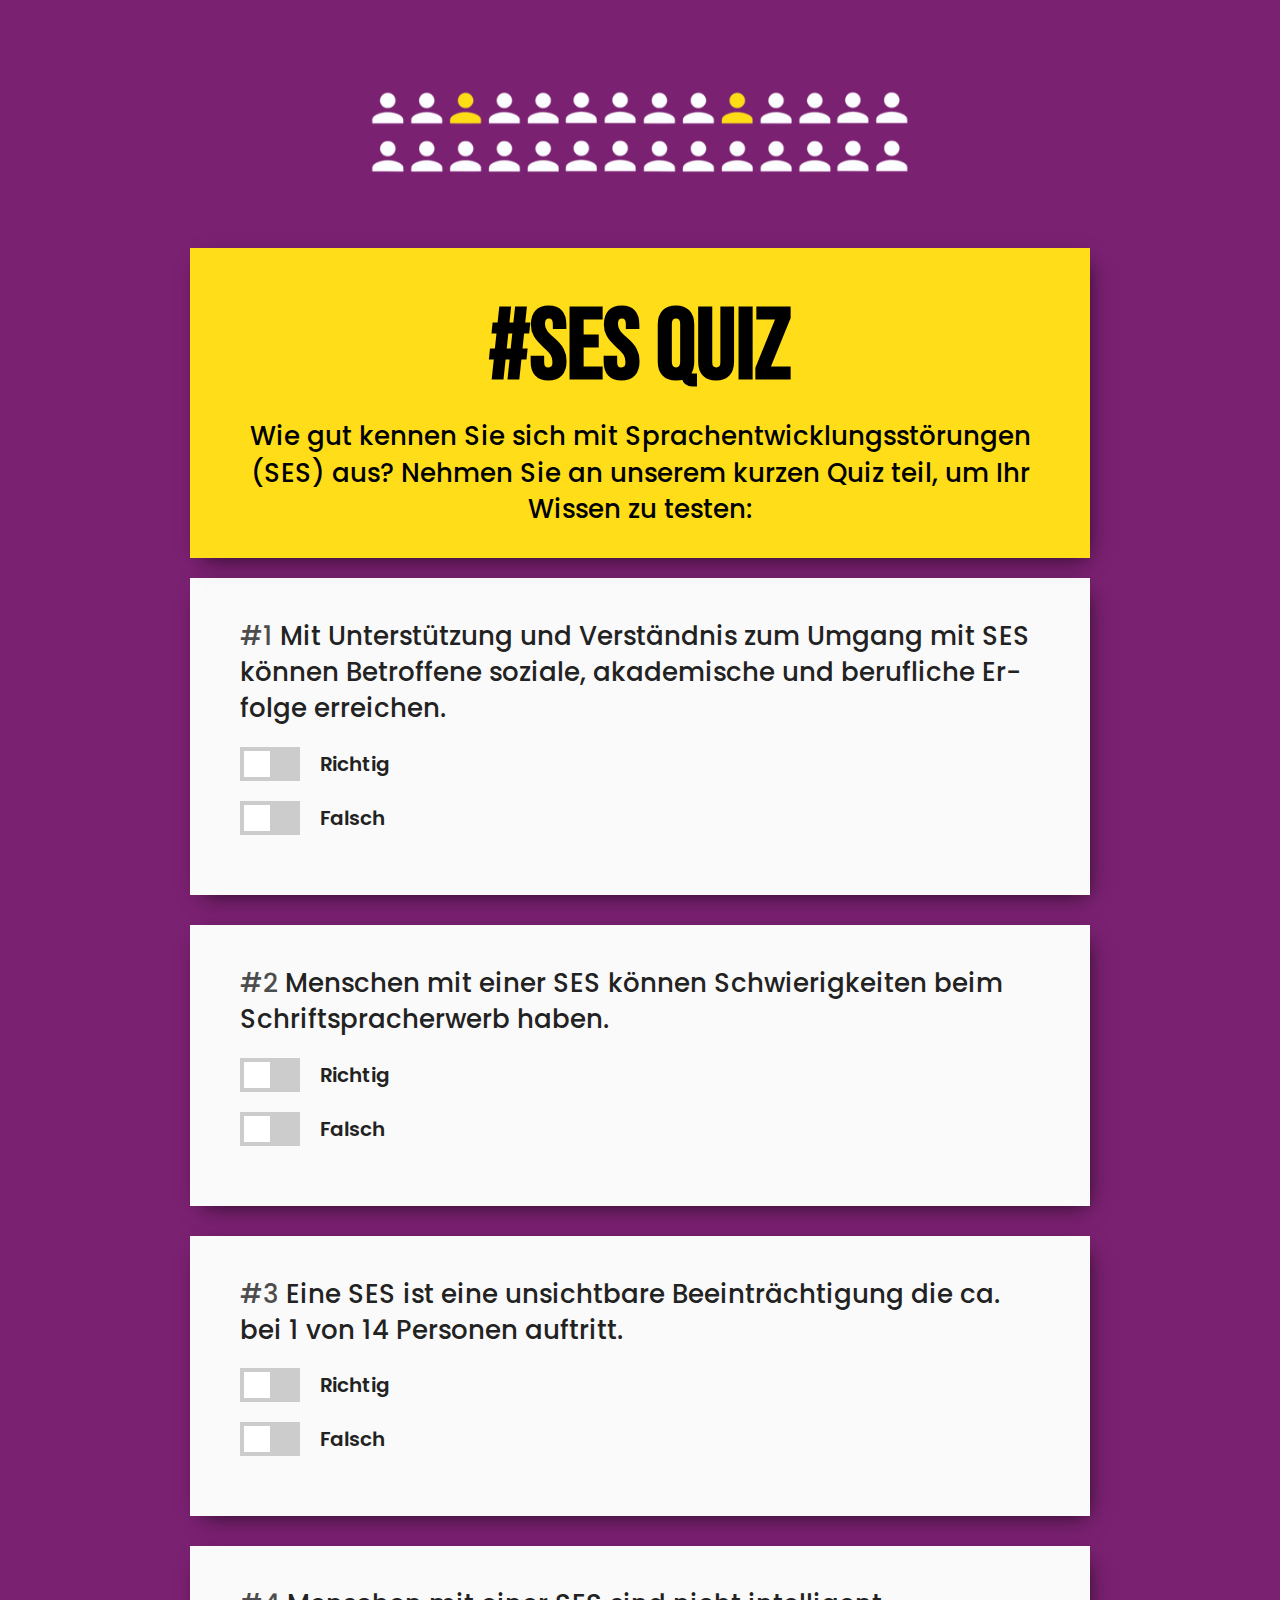
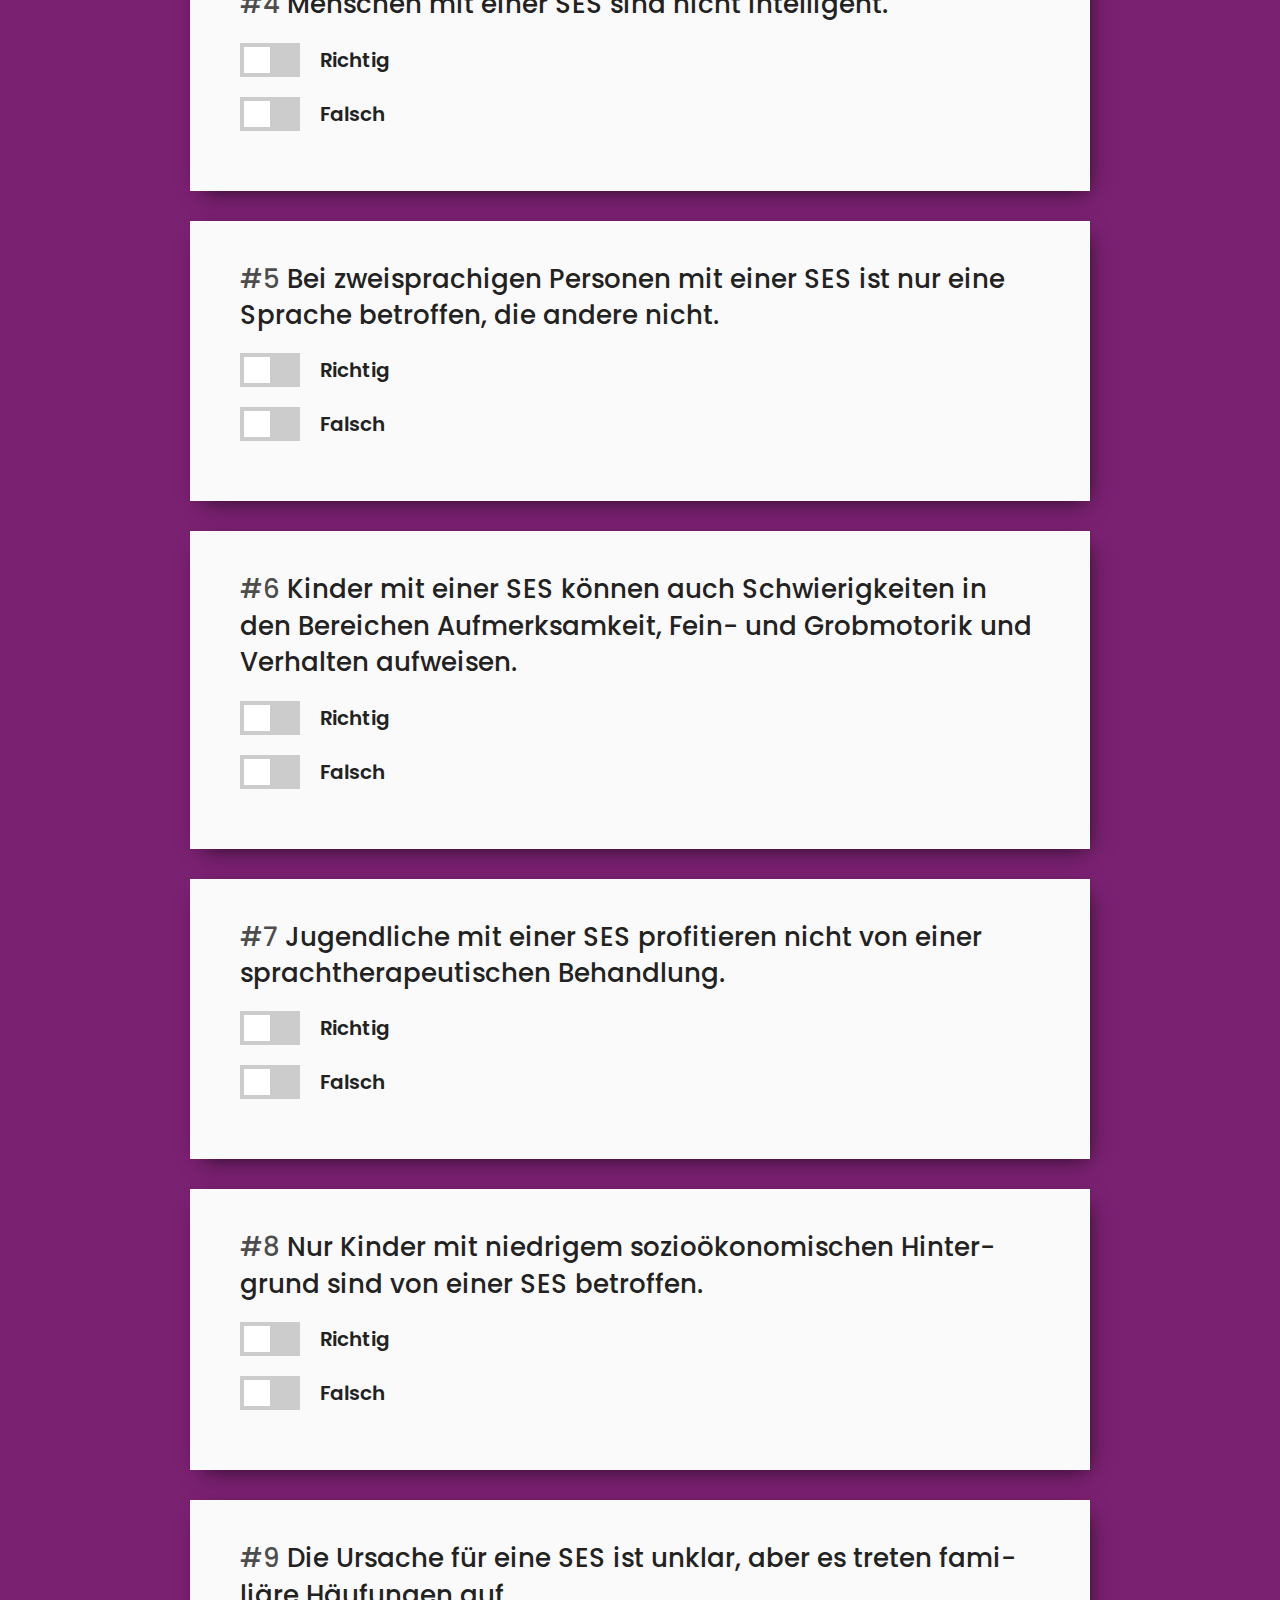
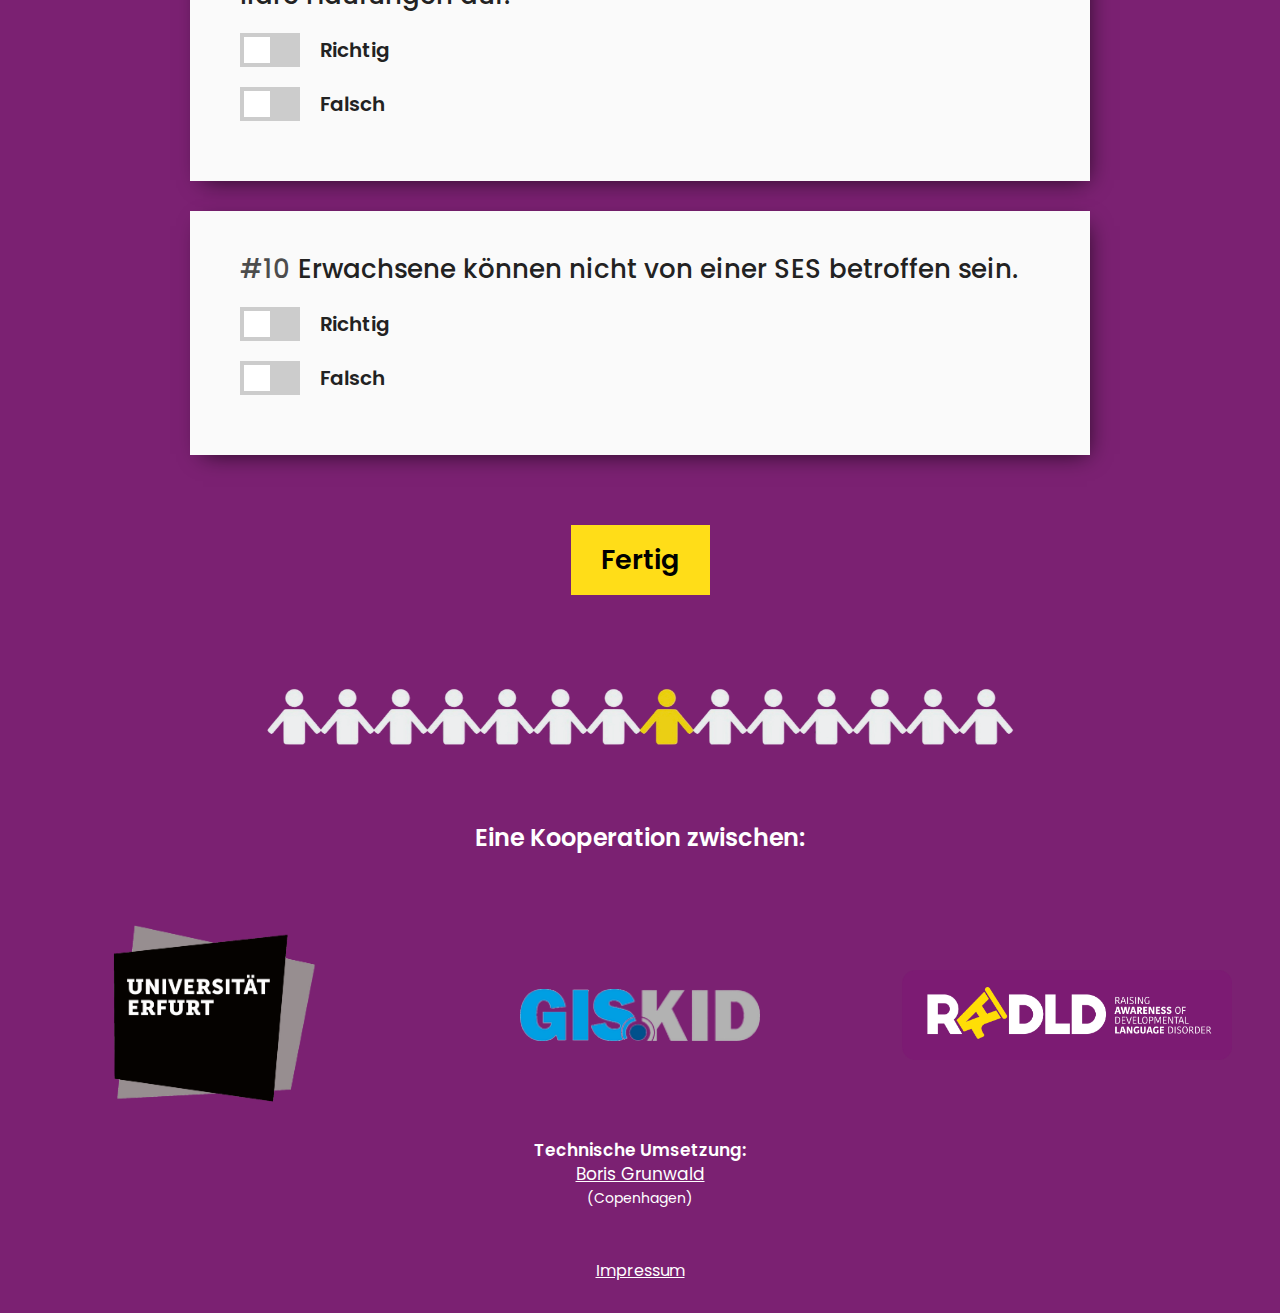
<file: index.html>
<!DOCTYPE html>
<html lang="de">
  <head>
    <meta charset="UTF-8" />
    <meta name="viewport" content="width=device-width, initial-scale=1.0" />
    <title>SES Quiz</title>
    <link rel="icon" type="image/png" href="https://radld.org/wp-content/themes/radldtheme/_/img/apple144.png"/>
    <link
      href="https://fonts.googleapis.com/css2?family=Poppins:wght@300;400;500&display=swap"
      rel="stylesheet"
    />
    <link
      href="https://fonts.googleapis.com/css2?family=Bebas+Neue&display=swap"
      rel="stylesheet"
    />
    <link rel="stylesheet" href="styles.css" />
    <script
      src="https://code.jquery.com/jquery-3.5.1.min.js"
      integrity="sha256-9/aliU8dGd2tb6OSsuzixeV4y/faTqgFtohetphbbj0="
      crossorigin="anonymous"
    ></script>
    <script src="script.js"></script>
  </head>
  <body>
    <div class="container">
      <div class="top-img-box">
        <img class="top-img-box__img" src="header_img.png" alt="top image" />
      </div>

      <header class="header">
        <h1 class="header__heading">#SES QUIZ</h1>
        <h2 class="header__subheading">
          Wie gut kennen Sie sich mit Sprachentwicklungsstörungen (SES) aus?
          Nehmen Sie an unserem kurzen Quiz teil, um Ihr Wissen zu testen:
        </h2>
      </header>
      <main class="questions"></main>
    </div>
    <div style="text-align: center; margin-bottom: 7rem">
      <img
        src="holdolinghands.png"
        alt="people holding hands"
        style="max-width: 60%"
      />
    </div>
    <footer class="footer">
      <h4 class="footer__text">Eine Kooperation zwischen:</h4>
      <div class="footer__cooperators">
        <div class="footer__img-box">
          <a
          href="https://www.uni-erfurt.de/erziehungswissenschaftliche-fakultaet/fakultaet/profil/fachgebiete-und-professuren/sonder-und-sozialpaedagogik/professuren-und-arbeitsbereiche/professur-fuer-inklusive-bildungsprozesse-bei-beeintraechtigungen-in-sprache-und-kommunikation/forschung-und-projekte/forschungsblog-sprachfertig#c42237"
        >
          <img
            class="logo-box__img"
            src="Logo_uni.png"
            alt="Universität erfurt logo"
            srcset=""
          />
        </a>
        </div>
        <div class="footer__img-box">
          <a href="https://giskid.eu/"
          ><img src="logo-giskid.png" alt="logo"
        /></a>
        </div>
        <div class="footer__img-box">
          <a href="https://radld.org/"><img src="logo.png" alt="logo" /></a>
        </div>


        
      </div>
      <div class="footer__bottom-text-box">
        <p class="footer__bottom-text">
          <span style="font-weight:600">Technische Umsetzung:</span> </br> <a style="color: white;" href="https://twitter.com/BorisGrunwald"> Boris Grunwald</a> </br> <span style="font-size: 1.4rem;">(Copenhagen)</span> 
        </p>
        <a href="impressum.html" style="font-size: 1.6rem; color:white">Impressum</a>
      </div>
    </footer>
  </body>
</html>
</file>
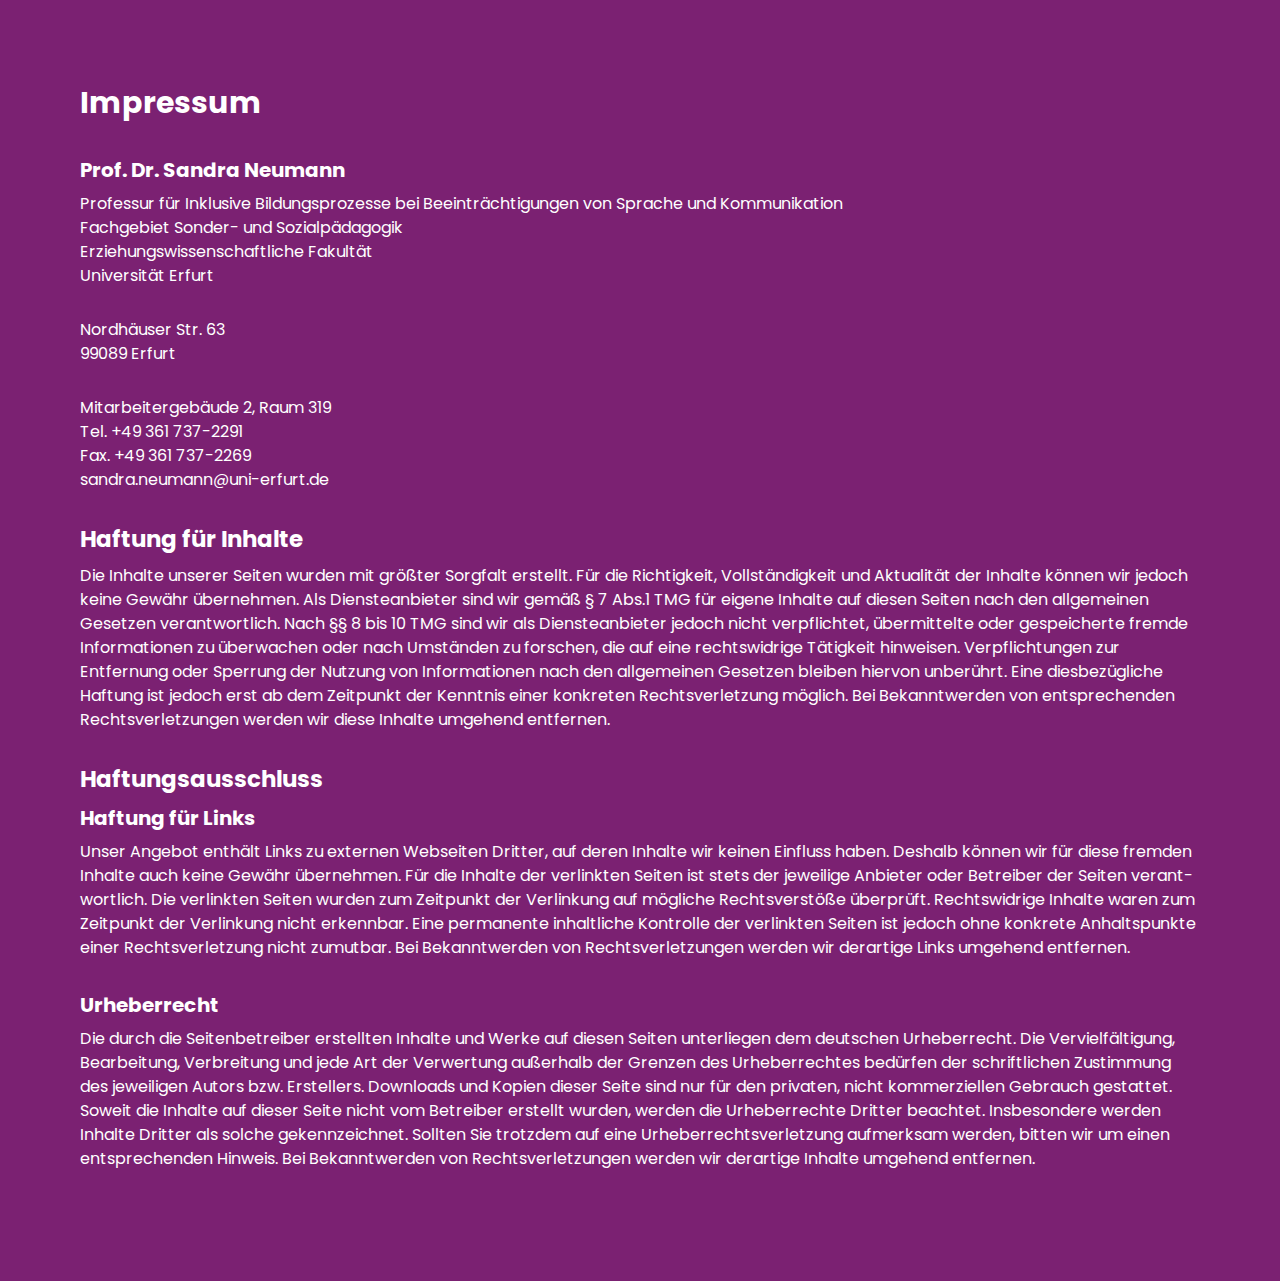
<file: impressum.html>
<!DOCTYPE html>
<html lang="en">
  <head>
    <meta charset="UTF-8" />
    <meta name="viewport" content="width=device-width, initial-scale=1.0" />
    <link rel="icon" type="image/png" href="https://radld.org/wp-content/themes/radldtheme/_/img/apple144.png"/>
    <title>Impressum</title>
    <link
      href="https://fonts.googleapis.com/css2?family=Poppins:wght@300;400;500&display=swap"
      rel="stylesheet"
    />
    <link rel="stylesheet" href="styles-impressum.css" />
  </head>
  <body>
    <h1 class="heading">Impressum</h1>

    <h3>Prof. Dr. Sandra Neumann</h3>
    <p>
      Professur für Inklusive Bildungsprozesse bei Beeinträchtigungen von
      Sprache und Kommunikation <br />
      Fachgebiet Sonder- und Sozialpädagogik <br />
      Erziehungswissenschaftliche Fakultät <br />
      Universität Erfurt
    </p>

    <p>
      Nordhäuser Str. 63 <br />
      99089 Erfurt
    </p>

    <p>
      Mitarbeitergebäude 2, Raum 319 <br />
      Tel. +49 361 737-2291 <br />
      Fax. +49 361 737-2269 <br />
      sandra.neumann@uni-erfurt.de
    </p>

    <h2>Haftung für Inhalte</h2>
    <p>
      Die Inhalte unserer Seiten wurden mit größter Sorgfalt erstellt. Für die
      Richtigkeit, Vollständigkeit und Aktualität der Inhalte können wir jedoch
      keine Gewähr übernehmen. Als Diensteanbieter sind wir gemäß § 7 Abs.1 TMG
      für eigene Inhalte auf diesen Seiten nach den allgemeinen Gesetzen
      verantwortlich. Nach §§ 8 bis 10 TMG sind wir als Diensteanbieter jedoch
      nicht verpflichtet, übermittelte oder gespeicherte fremde Informationen zu
      überwachen oder nach Umständen zu forschen, die auf eine rechtswidrige
      Tätigkeit hinweisen. Verpflichtungen zur Entfernung oder Sperrung der
      Nutzung von Informationen nach den allgemeinen Gesetzen bleiben hiervon
      unberührt. Eine diesbezügliche Haftung ist jedoch erst ab dem Zeitpunkt
      der Kenntnis einer konkreten Rechtsverletzung möglich. Bei Bekanntwerden
      von entsprechenden Rechtsverletzungen werden wir diese Inhalte umgehend
      entfernen.
    </p>

    <h2>Haftungsausschluss</h2>
    <h3>Haftung für Links</h3>
    <p>
      Unser Angebot enthält Links zu externen Webseiten Dritter, auf deren
      Inhalte wir keinen Einfluss haben. Deshalb können wir für diese fremden
      Inhalte auch keine Gewähr übernehmen. Für die Inhalte der verlinkten
      Seiten ist stets der jeweilige Anbieter oder Betreiber der Seiten
      verantwortlich. Die verlinkten Seiten wurden zum Zeitpunkt der Verlinkung
      auf mögliche Rechtsverstöße überprüft. Rechtswidrige Inhalte waren zum
      Zeitpunkt der Verlinkung nicht erkennbar. Eine permanente inhaltliche
      Kontrolle der verlinkten Seiten ist jedoch ohne konkrete Anhaltspunkte
      einer Rechtsverletzung nicht zumutbar. Bei Bekanntwerden von
      Rechtsverletzungen werden wir derartige Links umgehend entfernen.
    </p>

    <h3>Urheberrecht</h3>
    <p>
        Die durch die Seitenbetreiber erstellten Inhalte und Werke
      auf diesen Seiten unterliegen dem deutschen Urheberrecht. Die
      Vervielfältigung, Bearbeitung, Verbreitung und jede Art der Verwertung
      außerhalb der Grenzen des Urheberrechtes bedürfen der schriftlichen
      Zustimmung des jeweiligen Autors bzw. Erstellers. Downloads und Kopien
      dieser Seite sind nur für den privaten, nicht kommerziellen Gebrauch
      gestattet. Soweit die Inhalte auf dieser Seite nicht vom Betreiber
      erstellt wurden, werden die Urheberrechte Dritter beachtet. Insbesondere
      werden Inhalte Dritter als solche gekennzeichnet. Sollten Sie trotzdem auf
      eine Urheberrechtsverletzung aufmerksam werden, bitten wir um einen
      entsprechenden Hinweis. Bei Bekanntwerden von Rechtsverletzungen werden
      wir derartige Inhalte umgehend entfernen.
    </p>
  </body>
</html>
</file>
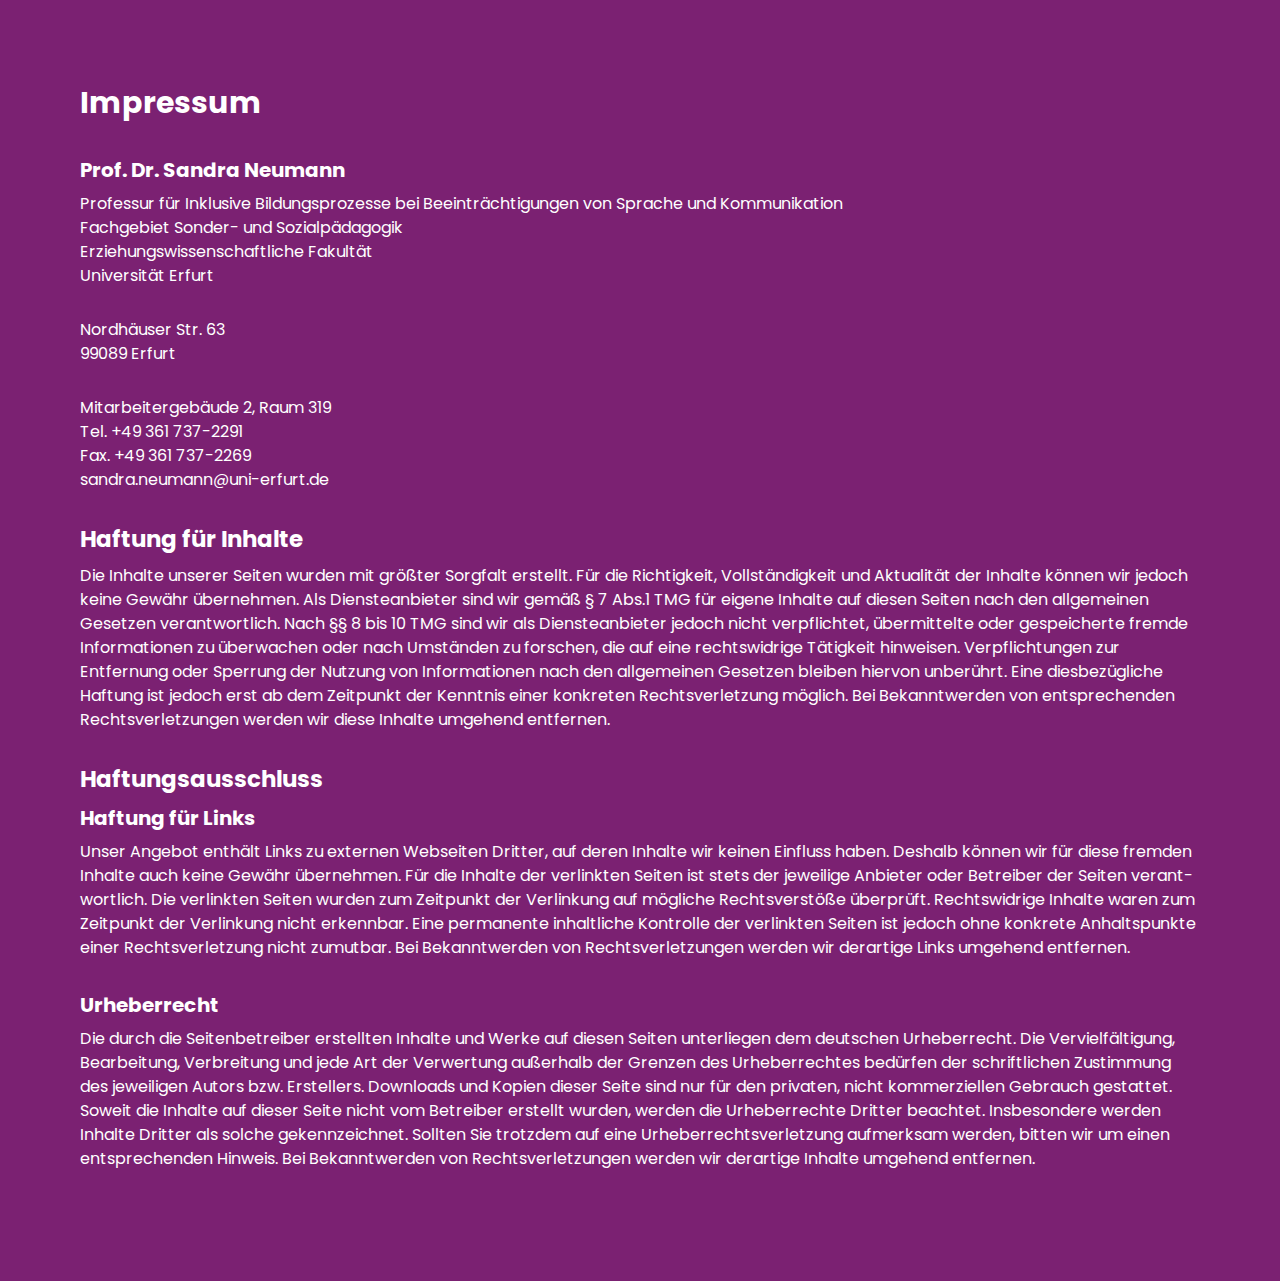
<file: otherpage.html>
<!DOCTYPE html>
<html lang="en">
  <head>
    <meta charset="UTF-8" />
    <meta name="viewport" content="width=device-width, initial-scale=1.0" />
    <title>Document</title>
    <link
      href="https://fonts.googleapis.com/css2?family=Poppins:wght@300;400;500&display=swap"
      rel="stylesheet"
    />
    <link rel="stylesheet" href="styles-impressum.css" />
  </head>
  <body>
    <h1 class="heading">Impressum</h1>

    <h3>Prof. Dr. Sandra Neumann</h3>
    <p>
      Professur für Inklusive Bildungsprozesse bei Beeinträchtigungen von
      Sprache und Kommunikation <br />
      Fachgebiet Sonder- und Sozialpädagogik <br />
      Erziehungswissenschaftliche Fakultät <br />
      Universität Erfurt
    </p>

    <p>
      Nordhäuser Str. 63 <br />
      99089 Erfurt
    </p>

    <p>
      Mitarbeitergebäude 2, Raum 319 <br />
      Tel. +49 361 737-2291 <br />
      Fax. +49 361 737-2269 <br />
      sandra.neumann@uni-erfurt.de
    </p>

    <h2>Haftung für Inhalte</h2>
    <p>
      Die Inhalte unserer Seiten wurden mit größter Sorgfalt erstellt. Für die
      Richtigkeit, Vollständigkeit und Aktualität der Inhalte können wir jedoch
      keine Gewähr übernehmen. Als Diensteanbieter sind wir gemäß § 7 Abs.1 TMG
      für eigene Inhalte auf diesen Seiten nach den allgemeinen Gesetzen
      verantwortlich. Nach §§ 8 bis 10 TMG sind wir als Diensteanbieter jedoch
      nicht verpflichtet, übermittelte oder gespeicherte fremde Informationen zu
      überwachen oder nach Umständen zu forschen, die auf eine rechtswidrige
      Tätigkeit hinweisen. Verpflichtungen zur Entfernung oder Sperrung der
      Nutzung von Informationen nach den allgemeinen Gesetzen bleiben hiervon
      unberührt. Eine diesbezügliche Haftung ist jedoch erst ab dem Zeitpunkt
      der Kenntnis einer konkreten Rechtsverletzung möglich. Bei Bekanntwerden
      von entsprechenden Rechtsverletzungen werden wir diese Inhalte umgehend
      entfernen.
    </p>

    <h2>Haftungsausschluss</h2>
    <h3>Haftung für Links</h3>
    <p>
      Unser Angebot enthält Links zu externen Webseiten Dritter, auf deren
      Inhalte wir keinen Einfluss haben. Deshalb können wir für diese fremden
      Inhalte auch keine Gewähr übernehmen. Für die Inhalte der verlinkten
      Seiten ist stets der jeweilige Anbieter oder Betreiber der Seiten
      verantwortlich. Die verlinkten Seiten wurden zum Zeitpunkt der Verlinkung
      auf mögliche Rechtsverstöße überprüft. Rechtswidrige Inhalte waren zum
      Zeitpunkt der Verlinkung nicht erkennbar. Eine permanente inhaltliche
      Kontrolle der verlinkten Seiten ist jedoch ohne konkrete Anhaltspunkte
      einer Rechtsverletzung nicht zumutbar. Bei Bekanntwerden von
      Rechtsverletzungen werden wir derartige Links umgehend entfernen.
    </p>

    <h3>Urheberrecht</h3>
    <p>
        Die durch die Seitenbetreiber erstellten Inhalte und Werke
      auf diesen Seiten unterliegen dem deutschen Urheberrecht. Die
      Vervielfältigung, Bearbeitung, Verbreitung und jede Art der Verwertung
      außerhalb der Grenzen des Urheberrechtes bedürfen der schriftlichen
      Zustimmung des jeweiligen Autors bzw. Erstellers. Downloads und Kopien
      dieser Seite sind nur für den privaten, nicht kommerziellen Gebrauch
      gestattet. Soweit die Inhalte auf dieser Seite nicht vom Betreiber
      erstellt wurden, werden die Urheberrechte Dritter beachtet. Insbesondere
      werden Inhalte Dritter als solche gekennzeichnet. Sollten Sie trotzdem auf
      eine Urheberrechtsverletzung aufmerksam werden, bitten wir um einen
      entsprechenden Hinweis. Bei Bekanntwerden von Rechtsverletzungen werden
      wir derartige Inhalte umgehend entfernen.
    </p>
  </body>
</html>
</file>
<file: styles.css>
/*
* Prefixed by https://autoprefixer.github.io
* PostCSS: v7.0.29,
* Autoprefixer: v9.7.6
* Browsers: last 4 version
*/

html {
  font-size: 62.5%;
  line-height: 1.4;
  background-color: #7b2172;
  -webkit-hyphens: auto;
  -ms-hyphens: auto;
  hyphens: auto;
}

* {
  margin: 0;
  padding: 0;
}

.visually-hidden { 
  border: 0;
  padding: 0;
  margin: 0;
  position: absolute !important;
  height: 1px; 
  width: 1px;
  overflow: hidden;
  clip: rect(1px 1px 1px 1px); /* IE6, IE7 - a 0 height clip, off to the bottom right of the visible 1px box */
  clip: rect(1px, 1px, 1px, 1px); /*maybe deprecated but we need to support legacy browsers */
  clip-path: inset(50%); /*modern browsers, clip-path works inwards from each corner*/
  white-space: nowrap; /* added line to stop words getting smushed together (as they go onto seperate lines and some screen readers do not understand line feeds as a space */
}

body {
  font-family: 'Poppins', sans-serif;
  color: #222;
  /* letter-spacing: 0.17rem; */
}
.top-img-box {
  text-align: center;
}

.top-img-box__img {
  max-width: 60%;
  margin: 7rem 0;
}

.logo-box p {
  font-size: 2.4rem;
  font-weight: 600;
}

.container {
  max-width: 90rem;
  margin: 0 auto;
  padding: 2rem;
}

.scoreboard {
  background-color: #fafafa;
  padding: 2rem;
  margin-bottom: 2rem;
  font-size: 2rem;
  text-align: center;
}

.scoreboard h3 {
  font-size: 3.7rem;
}

.question {
  background-color: #fafafa;
  margin-bottom: 3rem;
  padding: 4rem 5rem;
  -webkit-box-shadow: 5px 7px 22px -8px rgba(0, 0, 0, 0.75);
  box-shadow: 5px 7px 22px -8px rgba(0, 0, 0, 0.75);
}

.question__details {
  font-size: 2.2rem;
  background: rgba(0, 0, 0, 0.1);
  padding: 2rem;
}

.question h3 {
  margin-bottom: 2rem;
  font-weight: 500;
  font-size: 2.6rem;
}

.question__number {
  opacity: 0.8;
}

.question__label-group {
  margin-bottom: 2rem;
  display: -webkit-box;
  display: -ms-flexbox;
  display: flex;
  -webkit-box-align: center;
  -ms-flex-align: center;
  align-items: center;
}

.question__label-group span {
  font-size: 2rem;
  font-weight: 600;
}

.header {
  background: #ffdd18;
  z-index: 2;
  padding: 3rem;
  position: relative;
  margin-bottom: 2rem;
  -webkit-box-shadow: 5px 7px 22px -8px rgba(0, 0, 0, 0.75);
  box-shadow: 5px 7px 22px -8px rgba(0, 0, 0, 0.75);
}

.header__heading {
  font-size: 10rem;
  font-family: 'Bebas Neue', sans-serif;
  letter-spacing: 0.1px;
  font-weight: 700;
  color: black;
  text-align: center;
}
.header__subheading {
  font-weight: 500;
  font-size: 2.6rem;
  color: black;
  text-align: center;
}

.btn {
  display: block;
  font-family: inherit;
  letter-spacing: inherit;
  margin: 7rem auto;

  padding: 1.5rem 3rem;
  background: #ffdd18;
  border: none;
  cursor: pointer;
  font-size: 2.7rem;
  font-weight: 600;
}

.switch {
  position: relative;
  display: inline-block;
  margin-right: 2rem;
  width: 60px;
  height: 34px;
}

.switch input {
  opacity: 0;
  width: 0;
  height: 0;
}

.slider {
  position: absolute;
  cursor: pointer;
  top: 0;
  left: 0;
  right: 0;
  bottom: 0;
  background-color: #ccc;
  -webkit-transition: 0.4s;
  -o-transition: 0.4s;
  transition: 0.4s;
}

.slider:before {
  position: absolute;
  content: '';
  height: 26px;
  width: 26px;
  left: 4px;
  bottom: 4px;
  background-color: white;
  -webkit-transition: 0.4s;
  -o-transition: 0.4s;
  transition: 0.4s;
}

input:checked + .slider {
  background-color: #7b2172;
}

input:focus + .slider {
  -webkit-box-shadow: 0 0 1px #7b2172;
  box-shadow: 0 0 2px #7b2172;
}

input:checked + .slider:before {
  -webkit-transform: translateX(26px);
  -ms-transform: translateX(26px);
  transform: translateX(26px);
}

/* Rounded sliders */
.slider.round {
  border-radius: 34px;
}

.slider.round:before {
  border-radius: 50%;
}

.footer {
  margin-top: 1.5rem;
  padding-bottom: 3rem;
}

.footer__cooperators {
  display: -webkit-box;
  display: -ms-flexbox;
  display: flex;
  -ms-flex-pack: distribute;
  justify-content: space-around;
  -webkit-box-align: center;
  -ms-flex-align: center;
  align-items: center;
}

.footer__text {
  font-weight: 600;
  margin-bottom: 4rem;
  font-size: 2.4rem;
  color: white;
  text-align: center;
}

.footer__bottom-text-box {
  text-align: center;
}

.footer__bottom-text {
  color: white;
  font-size: 1.7rem;
  margin-bottom: 5rem;
  -webkit-hyphens: none;
  -ms-hyphens: none;
  hyphens: none;
}

.footer__img-box {
  flex:1;
  text-align: center;
}

.footer__cooperators img {
  width: 24rem;
}

.footer__cooperators .footer__img-box:nth-child(3) img {
  width: 33rem;
}



@media only screen and (max-width: 62.5em) {
  .footer {
    -webkit-box-orient: vertical;
    -webkit-box-direction: normal;
    -ms-flex-direction: column;
    flex-direction: column;
    margin-top: 0;
  }

  .footer > * {
    margin-bottom: 4rem;
  }

  .logo-box {
    -webkit-box-orient: vertical;
    -webkit-box-direction: normal;
    -ms-flex-direction: column;
    flex-direction: column;
  }

  .footer__cooperators {
    -webkit-box-orient: vertical;
    -webkit-box-direction: normal;
    -ms-flex-direction: column;
    flex-direction: column;
    margin-bottom: 2rem;
  }

  .footer__cooperators > * {
    margin-bottom: 5rem;
  }
}

@media only screen and (max-width: 40.625em) {
  html {
    font-size: 50%;
  }

  .logo-box {
    padding: 1rem 2rem;
  }

  .top-img-box__img {
    max-width: 100%;
  }
}
</file>
<file: styles-impressum.css>
/*
* Prefixed by https://autoprefixer.github.io
* PostCSS: v7.0.29,
* Autoprefixer: v9.7.6
* Browsers: last 4 version
*/

html {
  font-size: 62.5%;
  line-height: 1.5;
  background-color: #7b2172;
  -webkit-hyphens: auto;
  -ms-hyphens: auto;
  hyphens: auto;
}

* {
  margin: 0;
  padding: 0;
}

body {
  font-family: 'Poppins', sans-serif;
  color: #fff;
  padding: 8rem;
  /* letter-spacing: 0.17rem; */
}

.heading {
  font-size: 3rem;
  margin-bottom: 3rem;
}

h2 {
  font-size: 2.3rem;
  margin-bottom: 0.7rem;
}

h3 {
  font-size: 2rem;
  margin-bottom: 0.7rem;
}

p {
  font-size: 1.6rem;
  margin-bottom: 3rem;
}

@media only screen and (max-width: 40.625em) {
    body {
        padding:2rem;
    }
}
</file>
